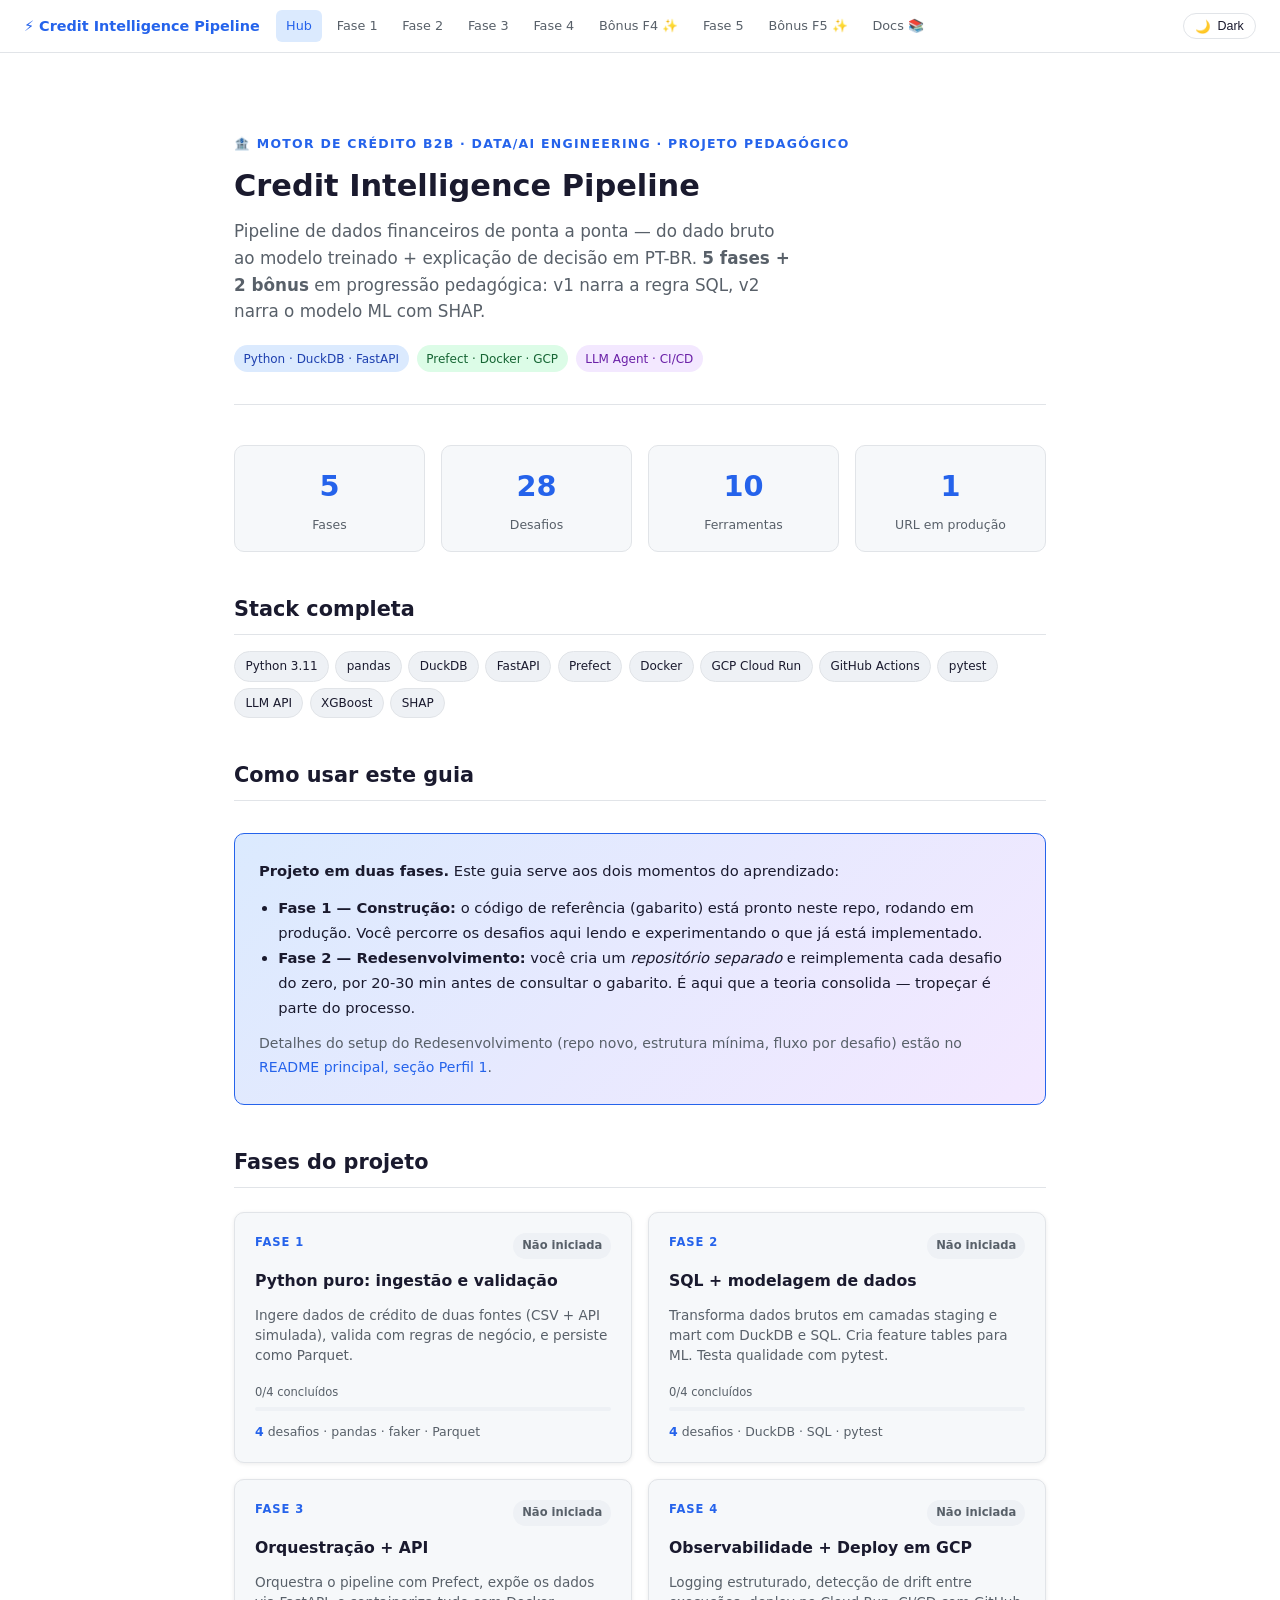
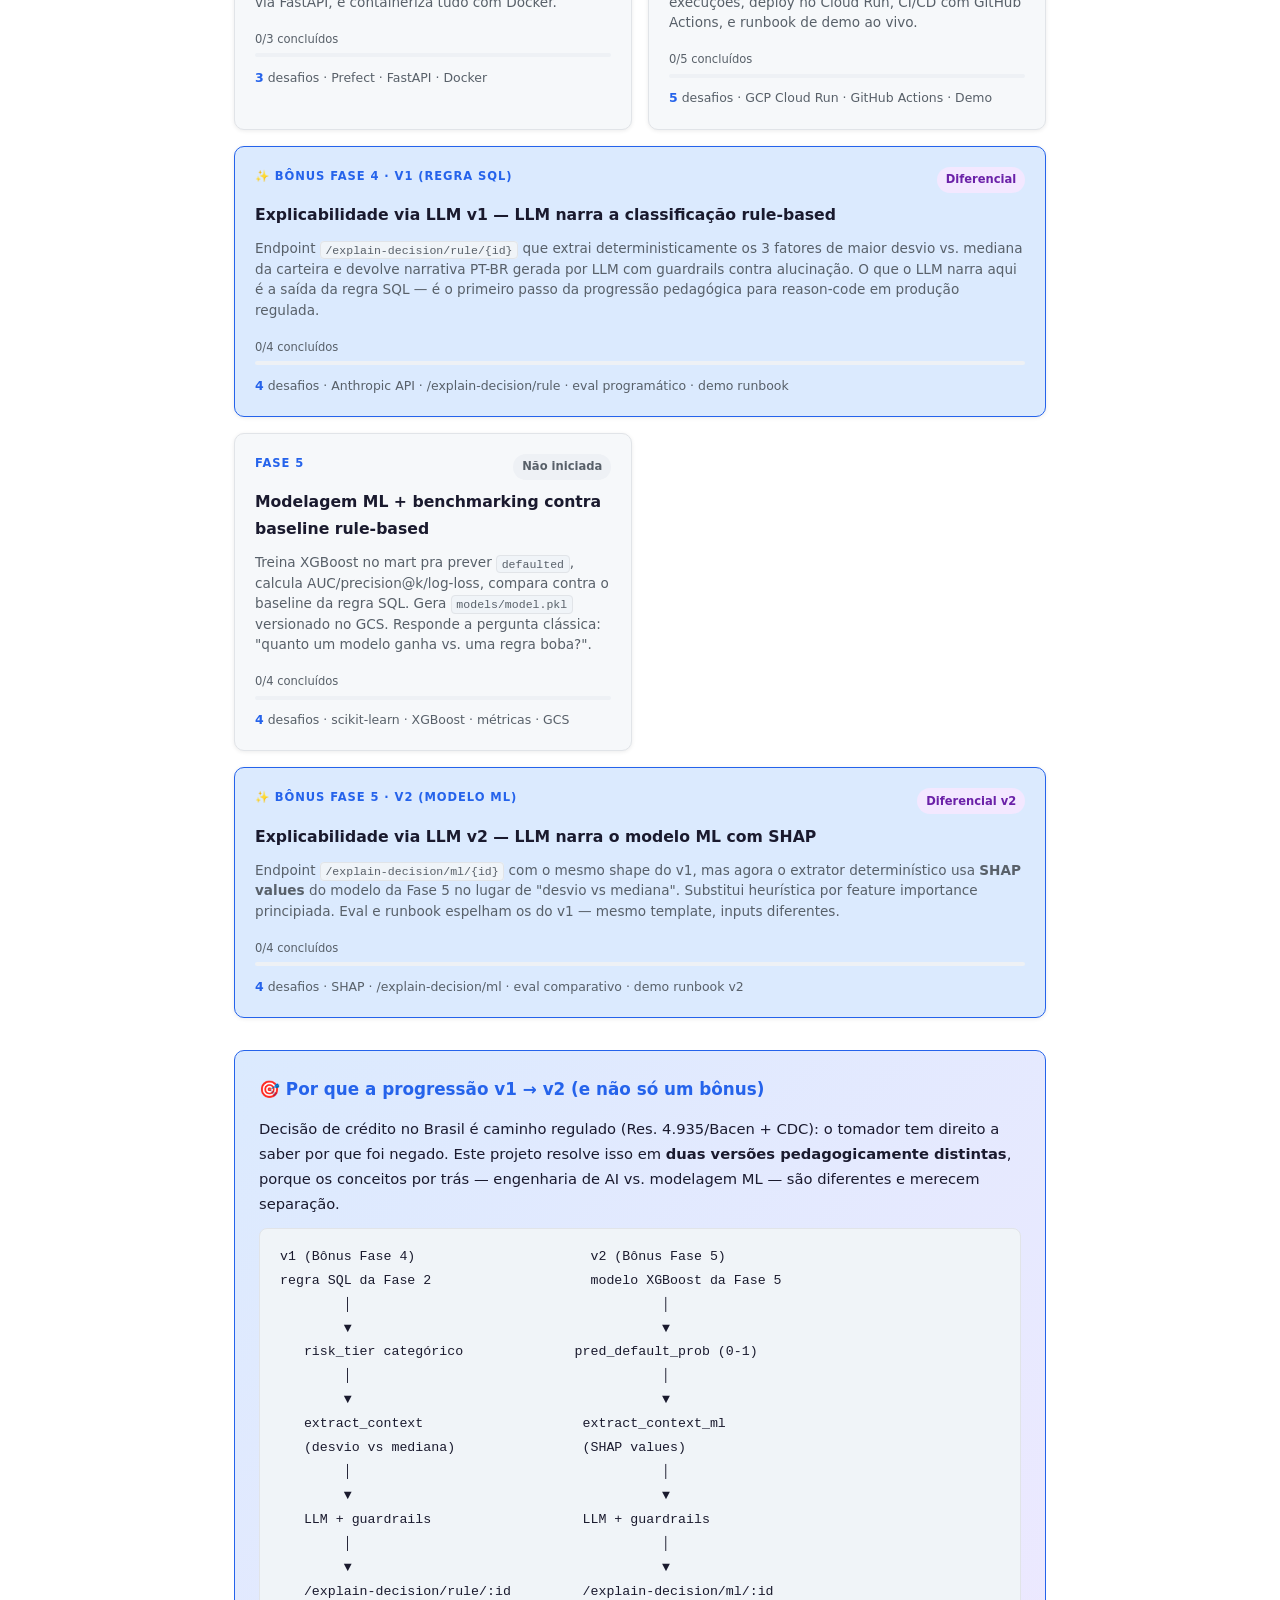
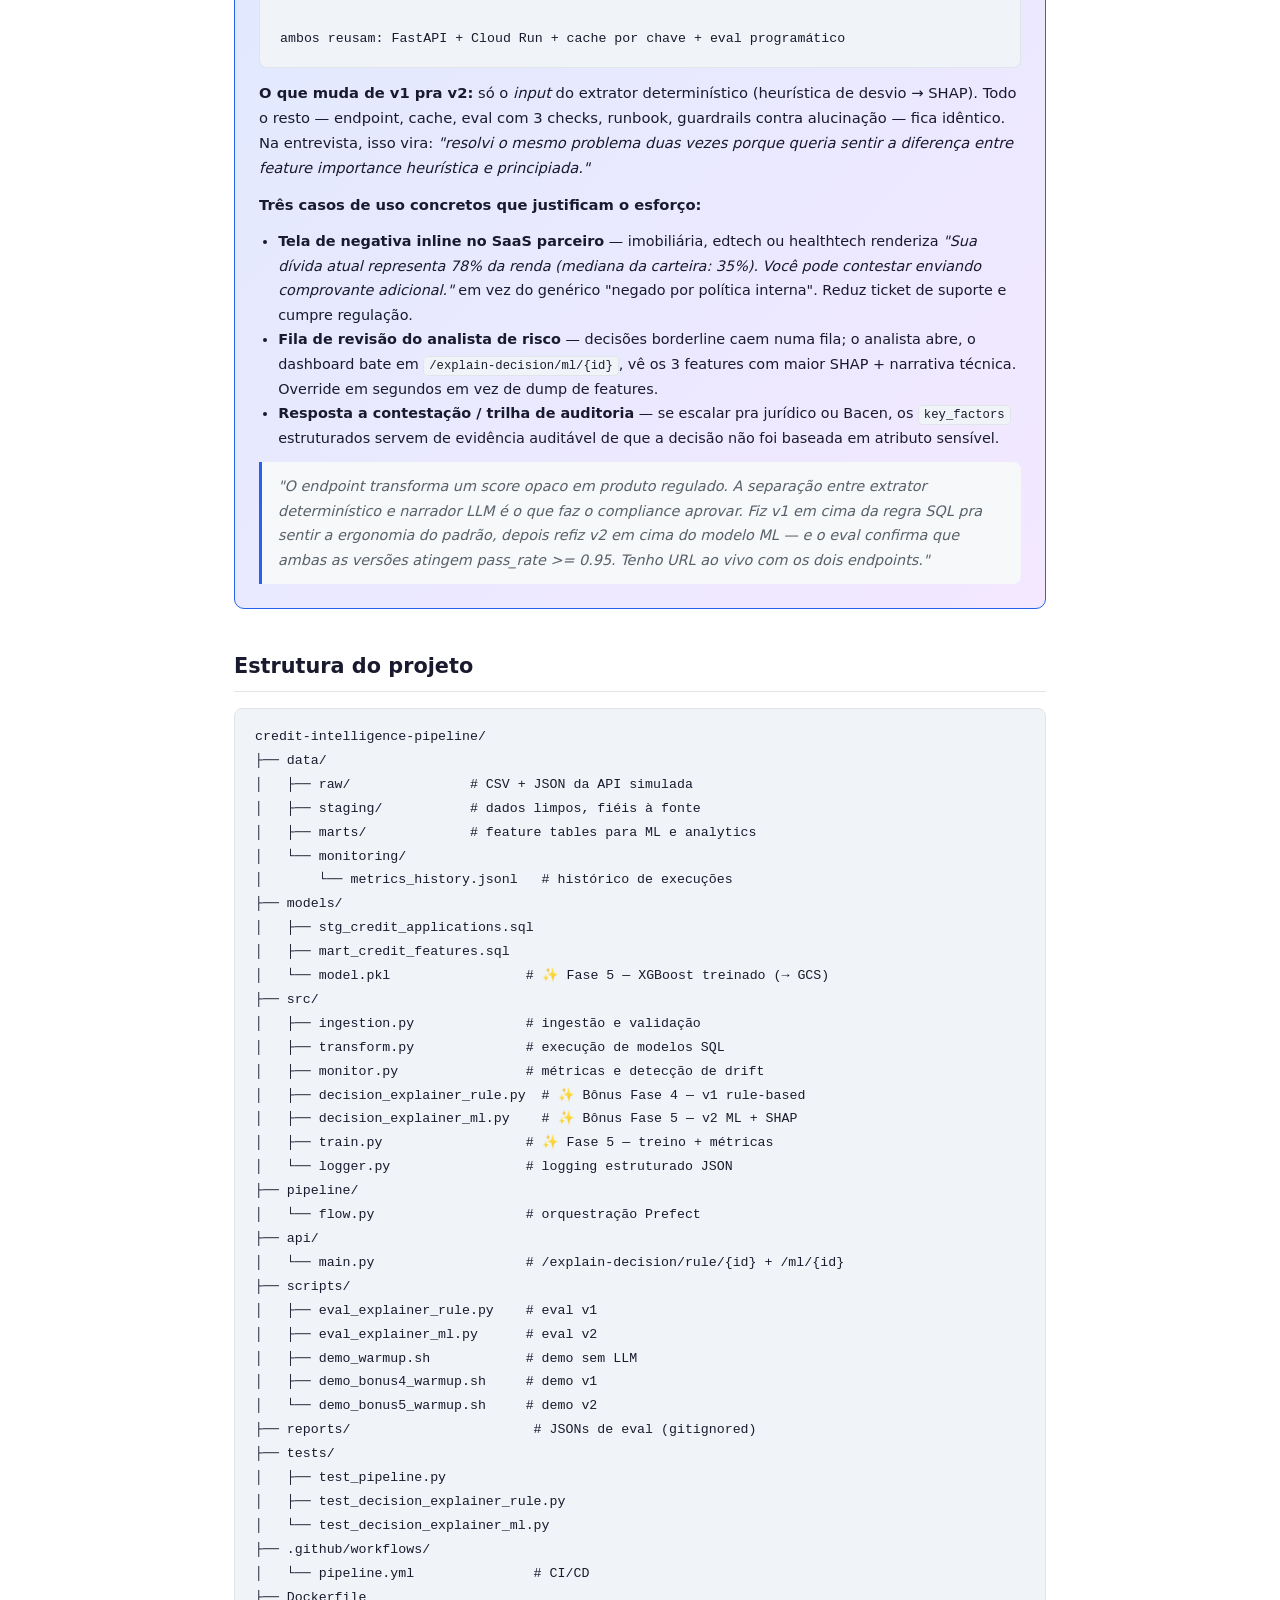
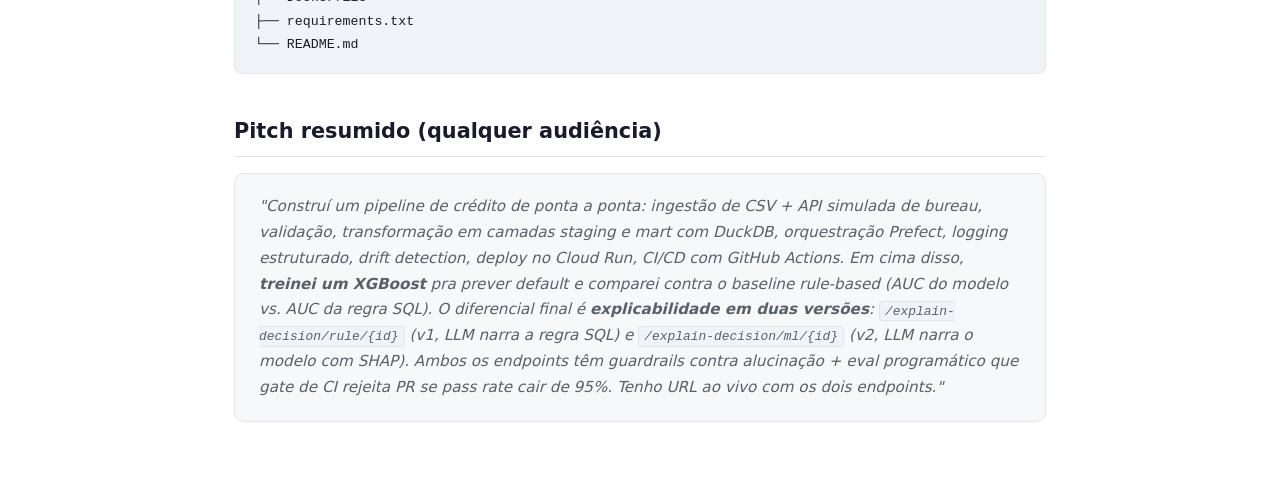
<file: context/projeto-pedagogico/index.html>
<!DOCTYPE html>
<html lang="pt-BR" data-theme="light">
<head>
<meta charset="UTF-8">
<meta name="viewport" content="width=device-width, initial-scale=1.0">
<title>Credit Intelligence Pipeline — Hub</title>
<link rel="stylesheet" href="style.css">
<style>
.hero {
  padding: 3rem 0 2rem;
  border-bottom: 1px solid var(--border);
  margin-bottom: 2.5rem;
}
.hero-label {
  font-size: 0.78rem; font-weight: 700; text-transform: uppercase;
  letter-spacing: 0.1em; color: var(--accent); margin-bottom: 0.75rem;
}
.hero h1 { margin-bottom: 0.75rem; }
.hero-sub { font-size: 1.05rem; color: var(--muted); max-width: 560px; line-height: 1.6; }
.meta { display: flex; flex-wrap: wrap; gap: 0.5rem; margin: 1.25rem 0 0; }

/* Phase grid */
.phase-grid { display: grid; grid-template-columns: repeat(auto-fill, minmax(360px, 1fr)); gap: 1rem; margin: 1.5rem 0; }

.phase-card {
  border: 1px solid var(--border); border-radius: var(--radius);
  padding: 1.25rem; background: var(--bg-2);
  display: flex; flex-direction: column; gap: 0.6rem;
  text-decoration: none; color: var(--text);
  transition: all 0.2s; box-shadow: var(--shadow);
}
.phase-card:hover {
  border-color: var(--accent); box-shadow: var(--shadow-lg);
  transform: translateY(-2px); text-decoration: none; color: var(--text);
}
.phase-card.bonus {
  border-color: var(--accent); background: var(--accent-light);
  grid-column: 1 / -1;
}
.phase-card-top { display: flex; justify-content: space-between; align-items: flex-start; gap: 1rem; }
.phase-num { font-size: 0.72rem; font-weight: 700; text-transform: uppercase; letter-spacing: 0.08em; color: var(--accent); }
.phase-status { font-size: 0.72rem; padding: 0.2rem 0.55rem; border-radius: 20px; font-weight: 600; white-space: nowrap; }
.status-todo { background: var(--bg-3); color: var(--muted); }
.status-done { background: var(--green); color: var(--green-text); }
.status-wip { background: var(--yellow); color: var(--yellow-text); }
.phase-card h3 { margin: 0; font-size: 0.98rem; color: var(--text); }
.phase-card p { font-size: 0.85rem; color: var(--muted); margin: 0; line-height: 1.5; }
.phase-challenges { font-size: 0.78rem; color: var(--muted); }
.phase-challenges span { color: var(--accent); font-weight: 600; }

/* Summary stats */
.stats { display: grid; grid-template-columns: repeat(4, 1fr); gap: 1rem; margin: 2rem 0; }
.stat { text-align: center; padding: 1rem; background: var(--bg-2); border: 1px solid var(--border); border-radius: var(--radius); }
.stat-num { font-size: 1.8rem; font-weight: 700; color: var(--accent); }
.stat-label { font-size: 0.78rem; color: var(--muted); margin-top: 0.2rem; }

/* Stack pills */
.stack { display: flex; flex-wrap: wrap; gap: 0.4rem; margin: 1rem 0; }
.pill {
  font-size: 0.75rem; font-weight: 500; padding: 0.25rem 0.65rem;
  background: var(--bg-3); border: 1px solid var(--border);
  border-radius: 20px; color: var(--text);
}

/* Bonus highlight */
.bonus-highlight {
  background: linear-gradient(135deg, var(--accent-light), var(--purple));
  border: 1px solid var(--accent); border-radius: var(--radius);
  padding: 1.5rem; margin: 2rem 0;
}
.bonus-highlight h3 { color: var(--accent); margin-top: 0; }
.bonus-highlight p { color: var(--text); font-size: 0.92rem; }
.quote {
  background: var(--bg-2); border-left: 3px solid var(--accent);
  padding: 0.75rem 1rem; border-radius: 0 8px 8px 0;
  font-style: italic; font-size: 0.9rem; color: var(--muted); margin-top: 0.75rem;
}
</style>
</head>
<body data-page-key="">

<div class="topbar">
  <div class="topbar-left">
    <span class="topbar-brand">⚡ Credit Intelligence Pipeline</span>
    <nav class="topbar-nav">
      <a href="index.html" class="active">Hub</a>
      <a href="fase-1.html">Fase 1</a>
      <a href="fase-2.html">Fase 2</a>
      <a href="fase-3.html">Fase 3</a>
      <a href="fase-4.html">Fase 4</a>
      <a href="bonus-fase4.html">Bônus F4 ✨</a>
      <a href="fase-5.html">Fase 5</a>
      <a href="bonus-fase5.html">Bônus F5 ✨</a>
      <a href="docs.html">Docs 📚</a>
    </nav>
  </div>
  <div class="topbar-right">
    <button class="btn-theme" onclick="toggleTheme()">
      <span id="theme-icon">🌙</span>
      <span id="theme-label">Dark</span>
    </button>
  </div>
</div>

<div class="container">

  <div class="hero">
    <div class="hero-label">🏦 Motor de crédito B2B · Data/AI Engineering · Projeto Pedagógico</div>
    <h1>Credit Intelligence Pipeline</h1>
    <p class="hero-sub">Pipeline de dados financeiros de ponta a ponta — do dado bruto ao modelo treinado + explicação de decisão em PT-BR. <strong>5 fases + 2 bônus</strong> em progressão pedagógica: v1 narra a regra SQL, v2 narra o modelo ML com SHAP.</p>
    <div class="meta">
      <span class="badge badge-blue">Python · DuckDB · FastAPI</span>
      <span class="badge badge-green">Prefect · Docker · GCP</span>
      <span class="badge badge-purple">LLM Agent · CI/CD</span>
    </div>
  </div>

  <div class="stats">
    <div class="stat"><div class="stat-num">5</div><div class="stat-label">Fases</div></div>
    <div class="stat"><div class="stat-num">28</div><div class="stat-label">Desafios</div></div>
    <div class="stat"><div class="stat-num">10</div><div class="stat-label">Ferramentas</div></div>
    <div class="stat"><div class="stat-num">1</div><div class="stat-label">URL em produção</div></div>
  </div>

  <h2>Stack completa</h2>
  <div class="stack">
    <span class="pill">Python 3.11</span>
    <span class="pill">pandas</span>
    <span class="pill">DuckDB</span>
    <span class="pill">FastAPI</span>
    <span class="pill">Prefect</span>
    <span class="pill">Docker</span>
    <span class="pill">GCP Cloud Run</span>
    <span class="pill">GitHub Actions</span>
    <span class="pill">pytest</span>
    <span class="pill">LLM API</span>
    <span class="pill">XGBoost</span>
    <span class="pill">SHAP</span>
  </div>

  <h2>Como usar este guia</h2>
  <div class="bonus-highlight">
    <p style="margin-top:0;"><strong>Projeto em duas fases.</strong> Este guia serve aos dois momentos do aprendizado:</p>
    <ul style="margin: 0.5rem 0 0.75rem; padding-left: 1.2rem; font-size: 0.92rem; line-height: 1.7; color: var(--text);">
      <li><strong>Fase 1 — Construção:</strong> o código de referência (gabarito) está pronto neste repo, rodando em produção. Você percorre os desafios aqui lendo e experimentando o que já está implementado.</li>
      <li><strong>Fase 2 — Redesenvolvimento:</strong> você cria um <em>repositório separado</em> e reimplementa cada desafio do zero, por 20-30 min antes de consultar o gabarito. É aqui que a teoria consolida — tropeçar é parte do processo.</li>
    </ul>
    <p style="margin-bottom:0; font-size: 0.88rem; color: var(--muted);">Detalhes do setup do Redesenvolvimento (repo novo, estrutura mínima, fluxo por desafio) estão no <a href="https://github.com/viniciomendesr/credit-intelligence-pipeline-lab#perfil-1--eu-mesmo-fase-de-redesenvolvimento">README principal, seção Perfil 1</a>.</p>
  </div>

  <h2>Fases do projeto</h2>

  <div class="phase-grid">

    <a class="phase-card" href="fase-1.html">
      <div class="phase-card-top">
        <div class="phase-num">Fase 1</div>
        <span class="phase-status status-todo">Não iniciada</span>
      </div>
      <h3>Python puro: ingestão e validação</h3>
      <p>Ingere dados de crédito de duas fontes (CSV + API simulada), valida com regras de negócio, e persiste como Parquet.</p>
      <div class="phase-challenges"><span>4</span> desafios · pandas · faker · Parquet</div>
    </a>

    <a class="phase-card" href="fase-2.html">
      <div class="phase-card-top">
        <div class="phase-num">Fase 2</div>
        <span class="phase-status status-todo">Não iniciada</span>
      </div>
      <h3>SQL + modelagem de dados</h3>
      <p>Transforma dados brutos em camadas staging e mart com DuckDB e SQL. Cria feature tables para ML. Testa qualidade com pytest.</p>
      <div class="phase-challenges"><span>4</span> desafios · DuckDB · SQL · pytest</div>
    </a>

    <a class="phase-card" href="fase-3.html">
      <div class="phase-card-top">
        <div class="phase-num">Fase 3</div>
        <span class="phase-status status-todo">Não iniciada</span>
      </div>
      <h3>Orquestração + API</h3>
      <p>Orquestra o pipeline com Prefect, expõe os dados via FastAPI, e containeriza tudo com Docker.</p>
      <div class="phase-challenges"><span>3</span> desafios · Prefect · FastAPI · Docker</div>
    </a>

    <a class="phase-card" href="fase-4.html">
      <div class="phase-card-top">
        <div class="phase-num">Fase 4</div>
        <span class="phase-status status-todo">Não iniciada</span>
      </div>
      <h3>Observabilidade + Deploy em GCP</h3>
      <p>Logging estruturado, detecção de drift entre execuções, deploy no Cloud Run, CI/CD com GitHub Actions, e runbook de demo ao vivo.</p>
      <div class="phase-challenges"><span>5</span> desafios · GCP Cloud Run · GitHub Actions · Demo</div>
    </a>

    <a class="phase-card bonus" href="bonus-fase4.html">
      <div class="phase-card-top">
        <div class="phase-num">✨ Bônus Fase 4 · v1 (regra SQL)</div>
        <span class="phase-status" style="background:var(--purple);color:var(--purple-text);">Diferencial</span>
      </div>
      <h3>Explicabilidade via LLM v1 — LLM narra a classificação rule-based</h3>
      <p>Endpoint <code>/explain-decision/rule/{id}</code> que extrai deterministicamente os 3 fatores de maior desvio vs. mediana da carteira e devolve narrativa PT-BR gerada por LLM com guardrails contra alucinação. O que o LLM narra aqui é a saída da regra SQL — é o primeiro passo da progressão pedagógica para reason-code em produção regulada.</p>
      <div class="phase-challenges"><span>4</span> desafios · Anthropic API · /explain-decision/rule · eval programático · demo runbook</div>
    </a>

    <a class="phase-card" href="fase-5.html">
      <div class="phase-card-top">
        <div class="phase-num">Fase 5</div>
        <span class="phase-status status-todo">Não iniciada</span>
      </div>
      <h3>Modelagem ML + benchmarking contra baseline rule-based</h3>
      <p>Treina XGBoost no mart pra prever <code>defaulted</code>, calcula AUC/precision@k/log-loss, compara contra o baseline da regra SQL. Gera <code>models/model.pkl</code> versionado no GCS. Responde a pergunta clássica: "quanto um modelo ganha vs. uma regra boba?".</p>
      <div class="phase-challenges"><span>4</span> desafios · scikit-learn · XGBoost · métricas · GCS</div>
    </a>

    <a class="phase-card bonus" href="bonus-fase5.html">
      <div class="phase-card-top">
        <div class="phase-num">✨ Bônus Fase 5 · v2 (modelo ML)</div>
        <span class="phase-status" style="background:var(--purple);color:var(--purple-text);">Diferencial v2</span>
      </div>
      <h3>Explicabilidade via LLM v2 — LLM narra o modelo ML com SHAP</h3>
      <p>Endpoint <code>/explain-decision/ml/{id}</code> com o mesmo shape do v1, mas agora o extrator determinístico usa <strong>SHAP values</strong> do modelo da Fase 5 no lugar de "desvio vs mediana". Substitui heurística por feature importance principiada. Eval e runbook espelham os do v1 — mesmo template, inputs diferentes.</p>
      <div class="phase-challenges"><span>4</span> desafios · SHAP · /explain-decision/ml · eval comparativo · demo runbook v2</div>
    </a>

  </div>

  <div class="bonus-highlight">
    <h3>🎯 Por que a progressão v1 → v2 (e não só um bônus)</h3>
    <p>Decisão de crédito no Brasil é caminho regulado (Res. 4.935/Bacen + CDC): o tomador tem direito a saber por que foi negado. Este projeto resolve isso em <strong>duas versões pedagogicamente distintas</strong>, porque os conceitos por trás — engenharia de AI vs. modelagem ML — são diferentes e merecem separação.</p>
    <div class="repo">v1 (Bônus Fase 4)                      v2 (Bônus Fase 5)
regra SQL da Fase 2                    modelo XGBoost da Fase 5
        │                                       │
        ▼                                       ▼
   risk_tier categórico              pred_default_prob (0-1)
        │                                       │
        ▼                                       ▼
   extract_context                    extract_context_ml
   (desvio vs mediana)                (SHAP values)
        │                                       │
        ▼                                       ▼
   LLM + guardrails                   LLM + guardrails
        │                                       │
        ▼                                       ▼
   /explain-decision/rule/:id         /explain-decision/ml/:id

ambos reusam: FastAPI + Cloud Run + cache por chave + eval programático</div>
    <p><strong>O que muda de v1 pra v2:</strong> só o <em>input</em> do extrator determinístico (heurística de desvio → SHAP). Todo o resto — endpoint, cache, eval com 3 checks, runbook, guardrails contra alucinação — fica idêntico. Na entrevista, isso vira: <em>"resolvi o mesmo problema duas vezes porque queria sentir a diferença entre feature importance heurística e principiada."</em></p>
    <p><strong>Três casos de uso concretos que justificam o esforço:</strong></p>
    <ul style="margin: 0.5rem 0 0.75rem; padding-left: 1.2rem; font-size: 0.9rem; line-height: 1.7; color: var(--text);">
      <li><strong>Tela de negativa inline no SaaS parceiro</strong> — imobiliária, edtech ou healthtech renderiza <em>"Sua dívida atual representa 78% da renda (mediana da carteira: 35%). Você pode contestar enviando comprovante adicional."</em> em vez do genérico "negado por política interna". Reduz ticket de suporte e cumpre regulação.</li>
      <li><strong>Fila de revisão do analista de risco</strong> — decisões borderline caem numa fila; o analista abre, o dashboard bate em <code>/explain-decision/ml/{id}</code>, vê os 3 features com maior SHAP + narrativa técnica. Override em segundos em vez de dump de features.</li>
      <li><strong>Resposta a contestação / trilha de auditoria</strong> — se escalar pra jurídico ou Bacen, os <code>key_factors</code> estruturados servem de evidência auditável de que a decisão não foi baseada em atributo sensível.</li>
    </ul>
    <div class="quote">
      "O endpoint transforma um score opaco em produto regulado. A separação entre extrator determinístico e narrador LLM é o que faz o compliance aprovar. Fiz v1 em cima da regra SQL pra sentir a ergonomia do padrão, depois refiz v2 em cima do modelo ML — e o eval confirma que ambas as versões atingem pass_rate &gt;= 0.95. Tenho URL ao vivo com os dois endpoints."
    </div>
  </div>

  <h2>Estrutura do projeto</h2>
  <div class="repo">credit-intelligence-pipeline/
├── data/
│   ├── raw/               # CSV + JSON da API simulada
│   ├── staging/           # dados limpos, fiéis à fonte
│   ├── marts/             # feature tables para ML e analytics
│   └── monitoring/
│       └── metrics_history.jsonl   # histórico de execuções
├── models/
│   ├── stg_credit_applications.sql
│   ├── mart_credit_features.sql
│   └── model.pkl                 # ✨ Fase 5 — XGBoost treinado (→ GCS)
├── src/
│   ├── ingestion.py              # ingestão e validação
│   ├── transform.py              # execução de modelos SQL
│   ├── monitor.py                # métricas e detecção de drift
│   ├── decision_explainer_rule.py  # ✨ Bônus Fase 4 — v1 rule-based
│   ├── decision_explainer_ml.py    # ✨ Bônus Fase 5 — v2 ML + SHAP
│   ├── train.py                  # ✨ Fase 5 — treino + métricas
│   └── logger.py                 # logging estruturado JSON
├── pipeline/
│   └── flow.py                   # orquestração Prefect
├── api/
│   └── main.py                   # /explain-decision/rule/{id} + /ml/{id}
├── scripts/
│   ├── eval_explainer_rule.py    # eval v1
│   ├── eval_explainer_ml.py      # eval v2
│   ├── demo_warmup.sh            # demo sem LLM
│   ├── demo_bonus4_warmup.sh     # demo v1
│   └── demo_bonus5_warmup.sh     # demo v2
├── reports/                       # JSONs de eval (gitignored)
├── tests/
│   ├── test_pipeline.py
│   ├── test_decision_explainer_rule.py
│   └── test_decision_explainer_ml.py
├── .github/workflows/
│   └── pipeline.yml               # CI/CD
├── Dockerfile
├── requirements.txt
└── README.md</div>

  <h2>Pitch resumido (qualquer audiência)</h2>
  <div class="speech">
    "Construí um pipeline de crédito de ponta a ponta: ingestão de CSV + API simulada de bureau, validação, transformação em camadas staging e mart com DuckDB, orquestração Prefect, logging estruturado, drift detection, deploy no Cloud Run, CI/CD com GitHub Actions. Em cima disso, <strong>treinei um XGBoost</strong> pra prever default e comparei contra o baseline rule-based (AUC do modelo vs. AUC da regra SQL). O diferencial final é <strong>explicabilidade em duas versões</strong>: <code>/explain-decision/rule/{id}</code> (v1, LLM narra a regra SQL) e <code>/explain-decision/ml/{id}</code> (v2, LLM narra o modelo com SHAP). Ambos os endpoints têm guardrails contra alucinação + eval programático que gate de CI rejeita PR se pass rate cair de 95%. Tenho URL ao vivo com os dois endpoints."
  </div>

</div>

<script src="shared.js"></script>
<script>
(function () {
  var PHASES = [
    { id: 'fase1', label: 'Fase 1', total: 4, challenges: ['1.1','1.2','1.3','1.4'] },
    { id: 'fase2', label: 'Fase 2', total: 4, challenges: ['2.1','2.2','2.3','2.4'] },
    { id: 'fase3', label: 'Fase 3', total: 3, challenges: ['3.1','3.2','3.3'] },
    { id: 'fase4', label: 'Fase 4', total: 5, challenges: ['4.1','4.2','4.3','4.4','4.5'] },
    { id: 'bonus4', label: 'Bônus F4', total: 4, challenges: ['B4.1','B4.2','B4.3','B4.4'] },
    { id: 'fase5', label: 'Fase 5', total: 4, challenges: ['5.1','5.2','5.3','5.4'] },
    { id: 'bonus5', label: 'Bônus F5', total: 4, challenges: ['B5.1','B5.2','B5.3','B5.4'] }
  ];

  document.addEventListener('DOMContentLoaded', function () {
    var cards = document.querySelectorAll('.phase-card');
    PHASES.forEach(function (phase, i) {
      var card = cards[i];
      if (!card) return;

      var done = phase.challenges.filter(function (c) {
        return localStorage.getItem('progress_' + phase.id + '_challenge_' + c) === '1';
      }).length;

      // Update status badge
      var badge = card.querySelector('.phase-status');
      if (badge && !badge.style.background) {
        if (done === 0) {
          badge.textContent = 'Não iniciada';
          badge.className = 'phase-status status-todo';
        } else if (done === phase.total) {
          badge.textContent = 'Concluída ✓';
          badge.className = 'phase-status status-done';
          card.classList.add('phase-card-complete');
        } else {
          badge.textContent = 'Em andamento';
          badge.className = 'phase-status status-wip';
        }
      }

      // Inject progress bar before .phase-challenges
      var pct = Math.round(done / phase.total * 100);
      var challengesEl = card.querySelector('.phase-challenges');
      if (challengesEl) {
        var bar = document.createElement('div');
        bar.className = 'phase-card-progress';
        bar.innerHTML =
          '<div class="phase-card-progress-label">' + done + '/' + phase.total + ' concluídos</div>' +
          '<div class="phase-card-progress-bar"><div class="phase-card-progress-fill" style="width:' + pct + '%"></div></div>';
        card.insertBefore(bar, challengesEl);
      }
    });
  });
}());
</script>
</body>
</html>
</file>
<file: context/projeto-pedagogico/style.css>
:root {
  --bg: #ffffff; --bg-2: #f6f8fa; --bg-3: #eef1f5;
  --bg-code: #f0f4f8; --border: #e1e4e8;
  --text: #1a1a2e; --muted: #586069;
  --accent: #2563eb; --accent-light: #dbeafe; --accent-dark: #1d4ed8;
  --green: #dcfce7; --green-text: #166534;
  --yellow: #fef9c3; --yellow-text: #854d0e;
  --blue: #dbeafe; --blue-text: #1e40af;
  --purple: #f3e8ff; --purple-text: #6b21a8;
  --red: #fee2e2; --red-text: #991b1b;
  --shadow: 0 1px 4px rgba(0,0,0,0.08);
  --shadow-lg: 0 4px 16px rgba(0,0,0,0.10);
  --radius: 10px;
}
[data-theme="dark"] {
  --bg: #0d1117; --bg-2: #161b22; --bg-3: #1c2333;
  --bg-code: #1e2736; --border: #30363d;
  --text: #e6edf3; --muted: #8b949e;
  --accent: #58a6ff; --accent-light: #1a2d4d; --accent-dark: #79c0ff;
  --green: #0f2a1a; --green-text: #56d364;
  --yellow: #2a1f00; --yellow-text: #e3b341;
  --blue: #0d2244; --blue-text: #79c0ff;
  --purple: #2a1040; --purple-text: #d2a8ff;
  --red: #2a0a0a; --red-text: #f87171;
  --shadow: 0 1px 4px rgba(0,0,0,0.4);
  --shadow-lg: 0 4px 16px rgba(0,0,0,0.5);
}
* { box-sizing: border-box; margin: 0; padding: 0; }
body {
  font-family: -apple-system, BlinkMacSystemFont, 'Segoe UI', system-ui, sans-serif;
  background: var(--bg); color: var(--text); line-height: 1.7;
  transition: background 0.2s, color 0.2s;
}
a { color: var(--accent); text-decoration: none; }
a:hover { text-decoration: underline; }
h1 { font-size: 1.9rem; font-weight: 700; line-height: 1.3; }
h2 { font-size: 1.3rem; font-weight: 600; margin: 2.5rem 0 1rem; padding-bottom: 0.4rem; border-bottom: 1px solid var(--border); }
h3 { font-size: 1.05rem; font-weight: 600; margin: 2rem 0 0.75rem; color: var(--accent); }
p { margin: 0.75rem 0; }
hr { border: none; border-top: 1px solid var(--border); margin: 2rem 0; }
code {
  font-family: 'SF Mono','Fira Code',Consolas,monospace;
  font-size: 0.85em; background: var(--bg-code);
  padding: 0.15em 0.4em; border-radius: 4px; border: 1px solid var(--border);
}
pre {
  background: var(--bg-code); border: 1px solid var(--border);
  border-radius: 8px; padding: 1rem 1.25rem;
  overflow-x: auto; font-size: 0.82rem; line-height: 1.6; margin: 0.75rem 0;
}
pre code { background: none; border: none; padding: 0; font-size: 1em; }
table { width: 100%; border-collapse: collapse; font-size: 0.88rem; margin: 1rem 0; }
th { background: var(--bg-2); padding: 0.6rem 1rem; text-align: left; font-weight: 600; border: 1px solid var(--border); font-size: 0.8rem; }
td { padding: 0.55rem 1rem; border: 1px solid var(--border); vertical-align: top; }
tr:nth-child(even) td { background: var(--bg-2); }

/* Topbar */
.topbar {
  position: sticky; top: 0; z-index: 100;
  background: var(--bg); border-bottom: 1px solid var(--border);
  padding: 0.65rem 1.5rem;
  display: flex; justify-content: space-between; align-items: center;
  backdrop-filter: blur(8px);
}
.topbar-left { display: flex; align-items: center; gap: 1rem; }
.topbar-brand { font-weight: 700; font-size: 0.9rem; color: var(--accent); }
.topbar-nav { display: flex; gap: 0.25rem; }
.topbar-nav a {
  font-size: 0.8rem; padding: 0.3rem 0.65rem; border-radius: 6px;
  color: var(--muted); transition: all 0.15s;
}
.topbar-nav a:hover, .topbar-nav a.active {
  background: var(--accent-light); color: var(--accent); text-decoration: none;
}
.topbar-right { display: flex; align-items: center; gap: 0.75rem; }
.btn-theme {
  background: none; border: 1px solid var(--border); border-radius: 20px;
  padding: 0.3rem 0.7rem; cursor: pointer; color: var(--text);
  font-size: 0.78rem; transition: all 0.2s; display: flex; align-items: center; gap: 0.4rem;
}
.btn-theme:hover { background: var(--bg-2); }

/* Container */
.container { max-width: 860px; margin: 0 auto; padding: 2rem 1.5rem 5rem; }

/* Badges */
.badge {
  display: inline-block; font-size: 0.75rem; font-weight: 500;
  padding: 0.2rem 0.6rem; border-radius: 20px;
}
.badge-blue { background: var(--blue); color: var(--blue-text); }
.badge-green { background: var(--green); color: var(--green-text); }
.badge-purple { background: var(--purple); color: var(--purple-text); }
.badge-yellow { background: var(--yellow); color: var(--yellow-text); }
.badge-red { background: var(--red); color: var(--red-text); }

/* Challenge cards */
.challenge {
  border: 1px solid var(--border); border-radius: var(--radius);
  margin: 1.5rem 0; overflow: hidden; box-shadow: var(--shadow);
}
.challenge-header {
  padding: 0.7rem 1.25rem; background: var(--bg-2);
  border-bottom: 1px solid var(--border); font-weight: 600;
  font-size: 0.9rem; display: flex; align-items: center; gap: 0.75rem;
}
.challenge-body { padding: 1.25rem; }
.tag {
  font-size: 0.76rem; font-weight: 700; padding: 0.2rem 0.6rem;
  border-radius: 5px; display: inline-block; margin: 0.5rem 0 0.2rem;
}
.tag-build { background: var(--blue); color: var(--blue-text); }
.tag-hint { background: var(--yellow); color: var(--yellow-text); }
.tag-criteria { background: var(--green); color: var(--green-text); }
.tag-expected { background: var(--purple); color: var(--purple-text); }
.tag + p { margin-top: 0.3rem; }

/* Details toggle */
details { margin: 1rem 0 0; border: 1px solid var(--border); border-radius: 8px; overflow: hidden; }
summary {
  padding: 0.65rem 1rem; background: var(--bg-2);
  cursor: pointer; font-size: 0.85rem; font-weight: 600;
  color: var(--muted); user-select: none; list-style: none;
  display: flex; align-items: center; gap: 0.5rem; transition: background 0.15s;
}
summary::-webkit-details-marker { display: none; }
summary::before { content: '▶'; font-size: 0.65rem; transition: transform 0.2s; color: var(--accent); }
details[open] summary::before { transform: rotate(90deg); }
details[open] summary { background: var(--accent-light); color: var(--accent); }
details > *:not(summary) { padding: 1rem 1.25rem; border-top: 1px solid var(--border); }

/* Steps toggle — collapses the passo-a-passo guide */
details.steps-toggle {
  border-color: var(--accent);
  margin: 0.75rem 0 1rem;
}
details.steps-toggle > summary {
  color: var(--accent);
  background: var(--accent-light);
  font-size: 0.82rem;
}
details.steps-toggle[open] > summary {
  background: var(--accent-light);
  color: var(--accent-dark);
}
details.steps-toggle > .steps {
  padding: 0;
  border-top: 1px solid var(--accent);
}

/* Recall toggle */
details.recall-toggle {
  border-color: var(--purple-text);
  margin: 0.75rem 0 1rem;
}
details.recall-toggle > summary {
  color: var(--purple-text);
  background: var(--purple);
  font-size: 0.82rem;
}
details.recall-toggle[open] > summary {
  background: var(--purple);
  color: var(--purple-text);
}
details.recall-toggle > .recall-block {
  padding: 0;
  border-top: 1px solid var(--purple-text);
}

/* Phase header */
.phase-header {
  background: var(--bg-2); border: 1px solid var(--border);
  border-radius: var(--radius); padding: 1.25rem 1.5rem; margin: 2rem 0 1.5rem;
}
.phase-label { font-size: 0.72rem; font-weight: 700; text-transform: uppercase; letter-spacing: 0.08em; color: var(--accent); margin-bottom: 0.4rem; }
.phase-question { font-size: 0.98rem; font-style: italic; color: var(--muted); line-height: 1.5; }

/* Variations */
.variations { background: var(--bg-2); border: 1px solid var(--border); border-radius: 8px; padding: 1rem 1.25rem; margin: 1.5rem 0; }
.variations-title { font-size: 0.78rem; font-weight: 700; text-transform: uppercase; letter-spacing: 0.06em; color: var(--muted); margin-bottom: 0.75rem; }
.checklist { list-style: none; }
.checklist li { padding: 0.3rem 0; display: flex; align-items: flex-start; gap: 0.6rem; font-size: 0.9rem; }
.checklist li::before { content: '☐'; color: var(--accent); font-size: 1rem; flex-shrink: 0; margin-top: 0.05rem; }

/* Blank test */
.blank-test {
  border-left: 3px solid var(--accent); padding: 0.75rem 1rem;
  background: var(--accent-light); border-radius: 0 8px 8px 0; margin: 1.5rem 0; font-size: 0.9rem;
}
.blank-test strong { color: var(--accent); }

/* Repo */
.repo {
  background: var(--bg-code); border: 1px solid var(--border); border-radius: 8px;
  padding: 1rem 1.25rem; font-family: monospace; font-size: 0.83rem;
  line-height: 1.8; white-space: pre; overflow-x: auto;
}

/* Speech */
.speech {
  background: var(--bg-2); border: 1px solid var(--border); border-radius: var(--radius);
  padding: 1.25rem 1.5rem; font-style: italic; font-size: 0.95rem;
  line-height: 1.7; color: var(--muted);
}

/* Refs */
.refs { font-size: 0.85rem; }
.refs li { margin: 0.4rem 0; list-style: none; padding-left: 1rem; position: relative; }
.refs li::before { content: '→'; position: absolute; left: 0; color: var(--accent); }

/* Page nav */
.page-nav {
  display: flex; justify-content: space-between; align-items: center;
  margin-top: 3rem; padding-top: 1.5rem; border-top: 1px solid var(--border);
}
.btn-nav {
  display: flex; align-items: center; gap: 0.5rem;
  padding: 0.6rem 1.1rem; border-radius: 8px; font-size: 0.88rem;
  font-weight: 500; border: 1px solid var(--border);
  background: var(--bg-2); color: var(--text); cursor: pointer; transition: all 0.15s;
  text-decoration: none;
}
.btn-nav:hover { background: var(--accent-light); border-color: var(--accent); color: var(--accent); text-decoration: none; }
.btn-nav:disabled, .btn-nav.disabled { opacity: 0.35; pointer-events: none; }

/* Progress bar */
.progress-bar { height: 4px; background: var(--border); border-radius: 2px; margin: 0.5rem 0; overflow: hidden; }
.progress-fill { height: 100%; background: var(--accent); border-radius: 2px; transition: width 0.3s; }

/* Phase flow diagram */
.phase-flow {
  border: 1px solid var(--border); border-radius: var(--radius);
  padding: 1rem 1.25rem; margin: 1.5rem 0; background: var(--bg-2);
}
.phase-flow-title {
  font-size: 0.72rem; font-weight: 700; text-transform: uppercase;
  letter-spacing: 0.08em; color: var(--muted); margin-bottom: 0.85rem;
}
.flow-steps {
  display: flex; align-items: flex-start; gap: 0; flex-wrap: wrap;
}
.flow-step {
  flex: 1; min-width: 110px; background: var(--bg);
  border: 1px solid var(--border); border-radius: 8px;
  padding: 0.65rem 0.8rem; font-size: 0.82rem;
}
.flow-step-num {
  font-size: 0.68rem; font-weight: 700; color: var(--accent);
  text-transform: uppercase; letter-spacing: 0.06em; margin-bottom: 0.2rem;
}
.flow-step-label { font-weight: 600; color: var(--text); line-height: 1.3; }
.flow-step-out {
  font-size: 0.74rem; color: var(--muted); margin-top: 0.3rem; line-height: 1.4;
}
.flow-arrow {
  padding: 0 0.35rem; color: var(--accent); font-size: 1rem;
  align-self: center; flex-shrink: 0;
}

/* Challenge I/O badges */
.challenge-io {
  display: flex; gap: 0.5rem; flex-wrap: wrap; margin: 0.5rem 0 0.85rem;
}
.io-badge {
  font-size: 0.74rem; padding: 0.18rem 0.55rem; border-radius: 5px;
  border: 1px solid var(--border); background: var(--bg-3);
  color: var(--muted); display: flex; align-items: center; gap: 0.3rem;
}
.io-badge strong { color: var(--text); font-weight: 600; }

/* Connection note */
.connect-note {
  background: var(--accent-light); border: 1px solid var(--accent);
  border-radius: 8px; padding: 0.65rem 1rem; font-size: 0.84rem;
  color: var(--text); margin: 0.75rem 0; line-height: 1.5;
}
.connect-note strong { color: var(--accent); }

/* Micro-steps */
.steps { display: flex; flex-direction: column; gap: 0.75rem; margin: 0.75rem 0; }
.step {
  border: 1px solid var(--border); border-radius: 8px; overflow: hidden;
}
.step-header {
  display: flex; align-items: center; gap: 0.75rem;
  padding: 0.5rem 0.9rem; background: var(--bg-2);
  border-bottom: 1px solid var(--border);
}
.step-num {
  font-size: 0.68rem; font-weight: 700; text-transform: uppercase;
  letter-spacing: 0.08em; color: var(--accent); white-space: nowrap;
}
.step-title { font-size: 0.85rem; font-weight: 600; color: var(--text); }
.step-body { padding: 0.75rem 0.9rem; font-size: 0.88rem; }
.step-body p { margin: 0.3rem 0; }
.step-body code { font-size: 0.82em; }

/* Active Recall block */
.recall-block {
  border: 2px solid var(--accent); border-radius: var(--radius);
  overflow: hidden; margin: 1.25rem 0;
}
.recall-header {
  background: var(--accent); padding: 0.55rem 1rem;
  display: flex; align-items: center; justify-content: space-between;
}
.recall-title-text {
  font-size: 0.78rem; font-weight: 700; text-transform: uppercase;
  letter-spacing: 0.08em; color: #fff;
}
.recall-subtitle {
  font-size: 0.74rem; color: rgba(255,255,255,0.8);
}
.recall-body { padding: 1rem 1.25rem; background: var(--bg-code); }
.recall-body pre {
  margin: 0; background: none; border: none; padding: 0;
  font-size: 0.82rem; line-height: 1.9;
}
.code-blank {
  display: inline-block;
  font-family: 'SF Mono','Fira Code',Consolas,monospace;
  font-size: 0.9em;
  background: var(--bg-3);
  border: 1.5px dashed var(--accent);
  border-radius: 4px;
  padding: 0.05em 0.4em;
  color: var(--text);
  min-width: 80px;
  outline: none;
  transition: border-color 0.15s, background 0.15s;
  vertical-align: baseline;
}
.code-blank:focus { border-style: solid; border-color: var(--accent-dark); }
.code-blank.correct { border-color: var(--green-text); background: var(--green); border-style: solid; }
.code-blank.wrong { border-color: var(--red-text); background: var(--red); border-style: solid; }
.code-blank.revealed { border-color: var(--accent); background: var(--accent-light); border-style: solid; }
.recall-actions {
  display: flex; gap: 0.5rem; padding: 0.75rem 1.25rem;
  background: var(--bg-2); border-top: 1px solid var(--border);
  align-items: center;
}
.btn-recall {
  font-size: 0.78rem; font-weight: 600; padding: 0.3rem 0.8rem;
  border-radius: 6px; cursor: pointer; border: 1px solid var(--border);
  transition: all 0.15s;
}
.btn-check { background: var(--accent); color: #fff; border-color: var(--accent); }
.btn-check:hover { background: var(--accent-dark); }
.btn-reveal { background: var(--bg-3); color: var(--muted); }
.btn-reveal:hover { background: var(--border); color: var(--text); }
.btn-reset { background: none; color: var(--muted); }
.btn-reset:hover { color: var(--text); }
.recall-feedback {
  font-size: 0.78rem; font-weight: 600; margin-left: auto;
  padding: 0.25rem 0.6rem; border-radius: 5px;
}
.recall-feedback.ok { background: var(--green); color: var(--green-text); }
.recall-feedback.fail { background: var(--red); color: var(--red-text); }

/* ── Progress tracking ───────────────────────────────────────────────── */
.progress-check {
  margin-left: auto;
  display: flex; align-items: center; gap: 0.35rem;
  cursor: pointer; font-size: 0.76rem; font-weight: 500;
  color: var(--muted); user-select: none; flex-shrink: 0;
}
.progress-check input[type="checkbox"] {
  width: 15px; height: 15px; cursor: pointer;
  accent-color: var(--green-text);
}
.progress-check-label { white-space: nowrap; }
.challenge-done { border-color: var(--green-text); }
.challenge-done .challenge-header { background: var(--green); }
[data-theme="dark"] .challenge-done .challenge-header { background: var(--green); }

/* Phase card progress (index.html) */
.phase-card-progress { margin-top: 0.5rem; }
.phase-card-progress-label { font-size: 0.72rem; color: var(--muted); margin-bottom: 0.25rem; }
.phase-card-progress-bar { height: 4px; background: var(--bg-3); border-radius: 2px; overflow: hidden; }
.phase-card-progress-fill { height: 100%; background: var(--accent); border-radius: 2px; transition: width 0.3s ease; }
.phase-card-complete { border-color: var(--green-text) !important; }
.phase-card-complete .phase-num::after { content: ' ✓'; color: var(--green-text); }

/* ── Keyboard shortcut hint ──────────────────────────────────────────── */
.recall-shortcuts-hint {
  font-size: 0.7rem; color: var(--muted);
  padding: 0.3rem 1.25rem 0.6rem;
  background: var(--bg-2); border-top: 1px solid var(--border);
}

/* Floating ? button */
.shortcuts-fab {
  position: fixed; bottom: 4.75rem; right: 1.25rem;
  width: 36px; height: 36px; border-radius: 50%;
  background: var(--bg-3); border: 1px solid var(--border);
  color: var(--muted); font-weight: 700; font-size: 0.9rem;
  cursor: pointer; z-index: 200;
  display: flex; align-items: center; justify-content: center;
  box-shadow: var(--shadow); transition: background 0.15s, color 0.15s;
}
.shortcuts-fab:hover { background: var(--accent-light); color: var(--accent); }
.shortcuts-tooltip {
  position: fixed; bottom: 8.25rem; right: 1.25rem;
  background: var(--bg); border: 1px solid var(--border);
  border-radius: var(--radius); padding: 0.85rem 1rem;
  box-shadow: var(--shadow-lg); z-index: 200;
  font-size: 0.82rem; min-width: 250px;
  display: none;
}
.shortcuts-tooltip.visible { display: block; }
.shortcuts-tooltip strong { display: block; margin-bottom: 0.5rem; color: var(--text); }
.shortcuts-tooltip ul { list-style: none; padding: 0; margin: 0; }
.shortcuts-tooltip li {
  display: flex; align-items: center; gap: 0.75rem;
  padding: 0.2rem 0; color: var(--muted);
}
.shortcuts-tooltip li kbd {
  font-family: 'SF Mono','Fira Code',Consolas,monospace; font-size: 0.72rem;
  background: var(--bg-3); border: 1px solid var(--border);
  border-radius: 4px; padding: 0.15em 0.45em;
  color: var(--text); white-space: nowrap; flex-shrink: 0; min-width: 70px;
  text-align: center;
}

/* ── Scroll-to-top button ────────────────────────────────────────────── */
.scroll-top-btn {
  position: fixed; bottom: 1.25rem; right: 1.25rem;
  width: 40px; height: 40px; border-radius: 50%;
  background: var(--accent); color: #fff;
  border: none; cursor: pointer; z-index: 200;
  font-size: 1.1rem; font-weight: 700;
  box-shadow: var(--shadow-lg);
  opacity: 0; transform: translateY(8px);
  transition: opacity 0.2s, transform 0.2s;
  pointer-events: none; line-height: 1;
}
.scroll-top-btn.visible { opacity: 1; transform: translateY(0); pointer-events: auto; }

/* ── Time estimate badge ─────────────────────────────────────────────── */
.badge-time {
  background: var(--yellow); color: var(--yellow-text);
  font-size: 0.7rem; font-weight: 600; flex-shrink: 0;
}

/* ── Prism.js token overrides — follows page theme via CSS vars ──────── */
code[class*="language-"], pre[class*="language-"] {
  background: var(--bg-code) !important;
  color: var(--text) !important;
  text-shadow: none !important;
  font-size: 0.82rem; line-height: 1.6;
}
pre[class*="language-"] { margin: 0; padding: 0; border: none; }
.token.keyword    { color: var(--accent) !important; font-weight: 600; }
.token.builtin    { color: var(--accent) !important; }
.token.string     { color: #16a34a !important; }
.token.comment    { color: var(--muted) !important; font-style: italic; }
.token.function   { color: #d97706 !important; }
.token.number     { color: #9333ea !important; }
.token.operator   { color: var(--text) !important; }
.token.punctuation{ color: var(--muted) !important; }
.token.class-name { color: #d97706 !important; font-weight: 600; }
[data-theme="dark"] .token.string   { color: #4ade80 !important; }
[data-theme="dark"] .token.function { color: #fbbf24 !important; }
[data-theme="dark"] .token.number   { color: #c084fc !important; }
</file>
